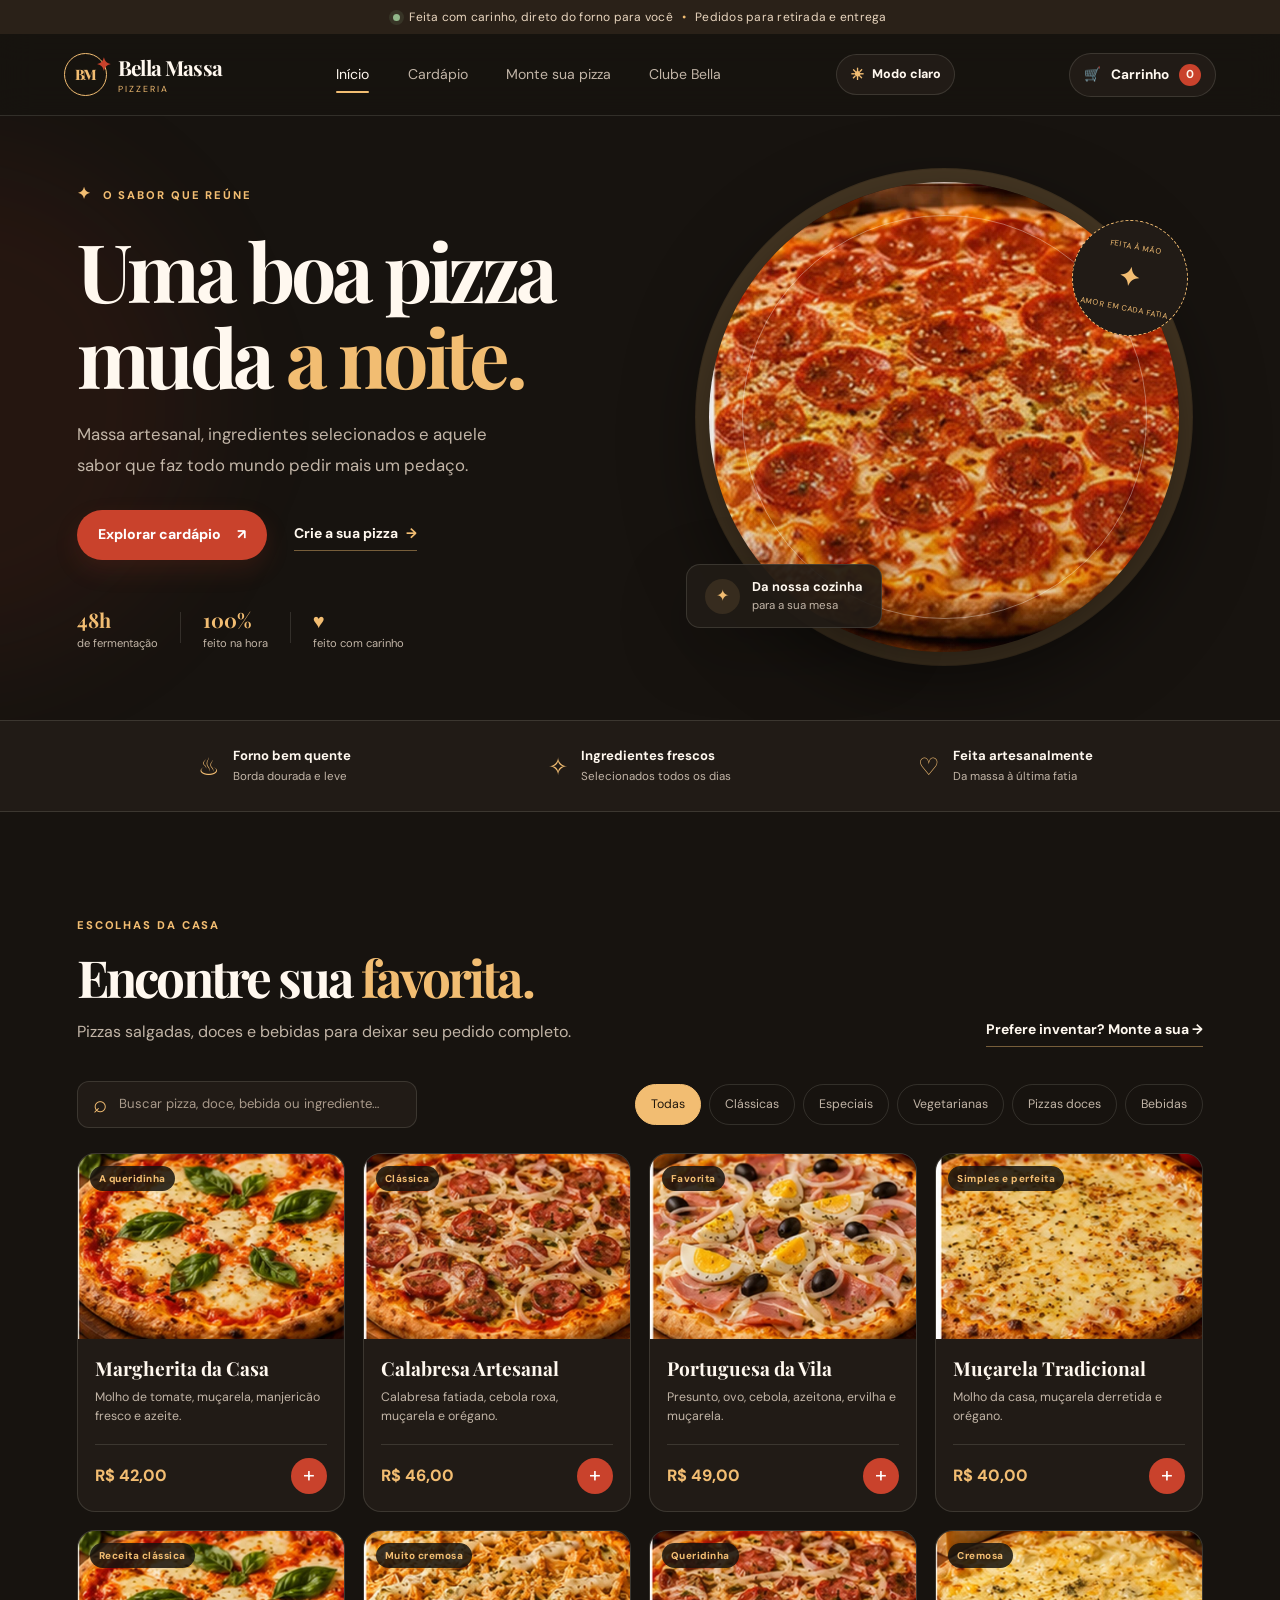
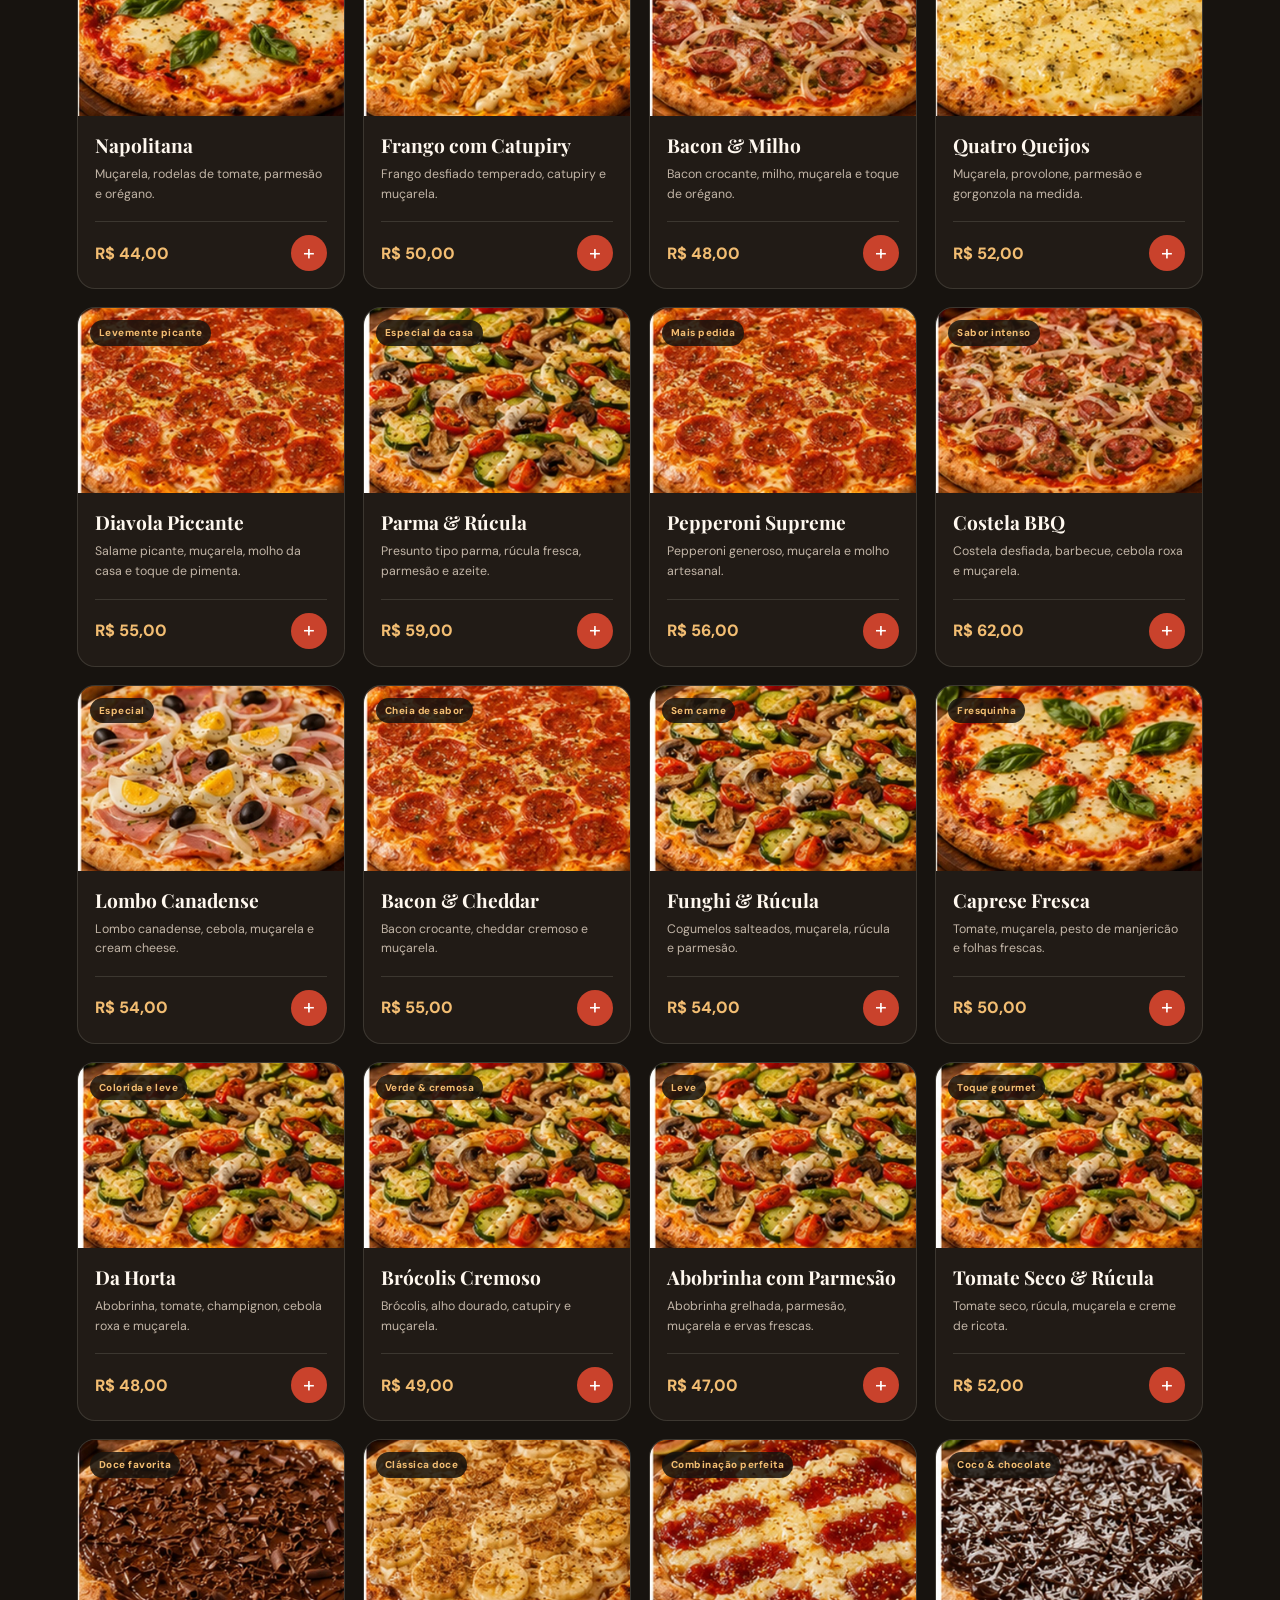
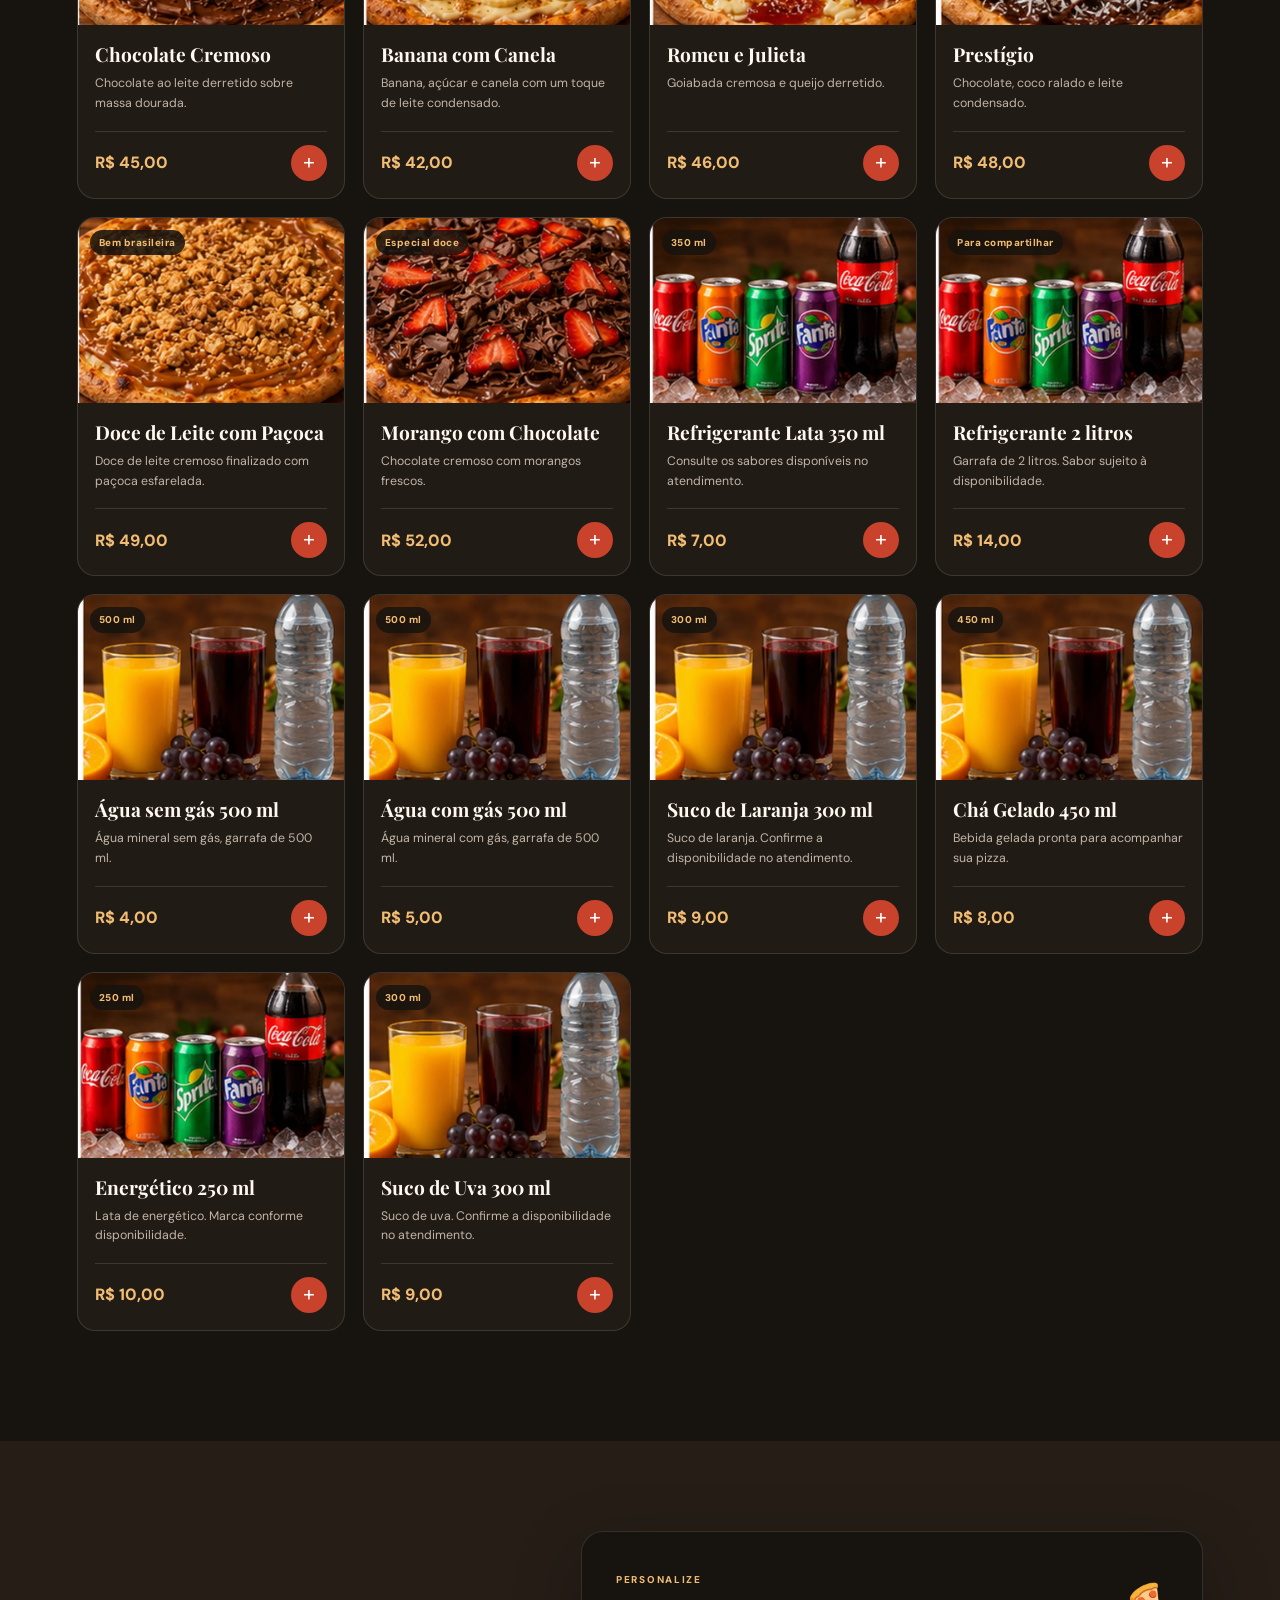
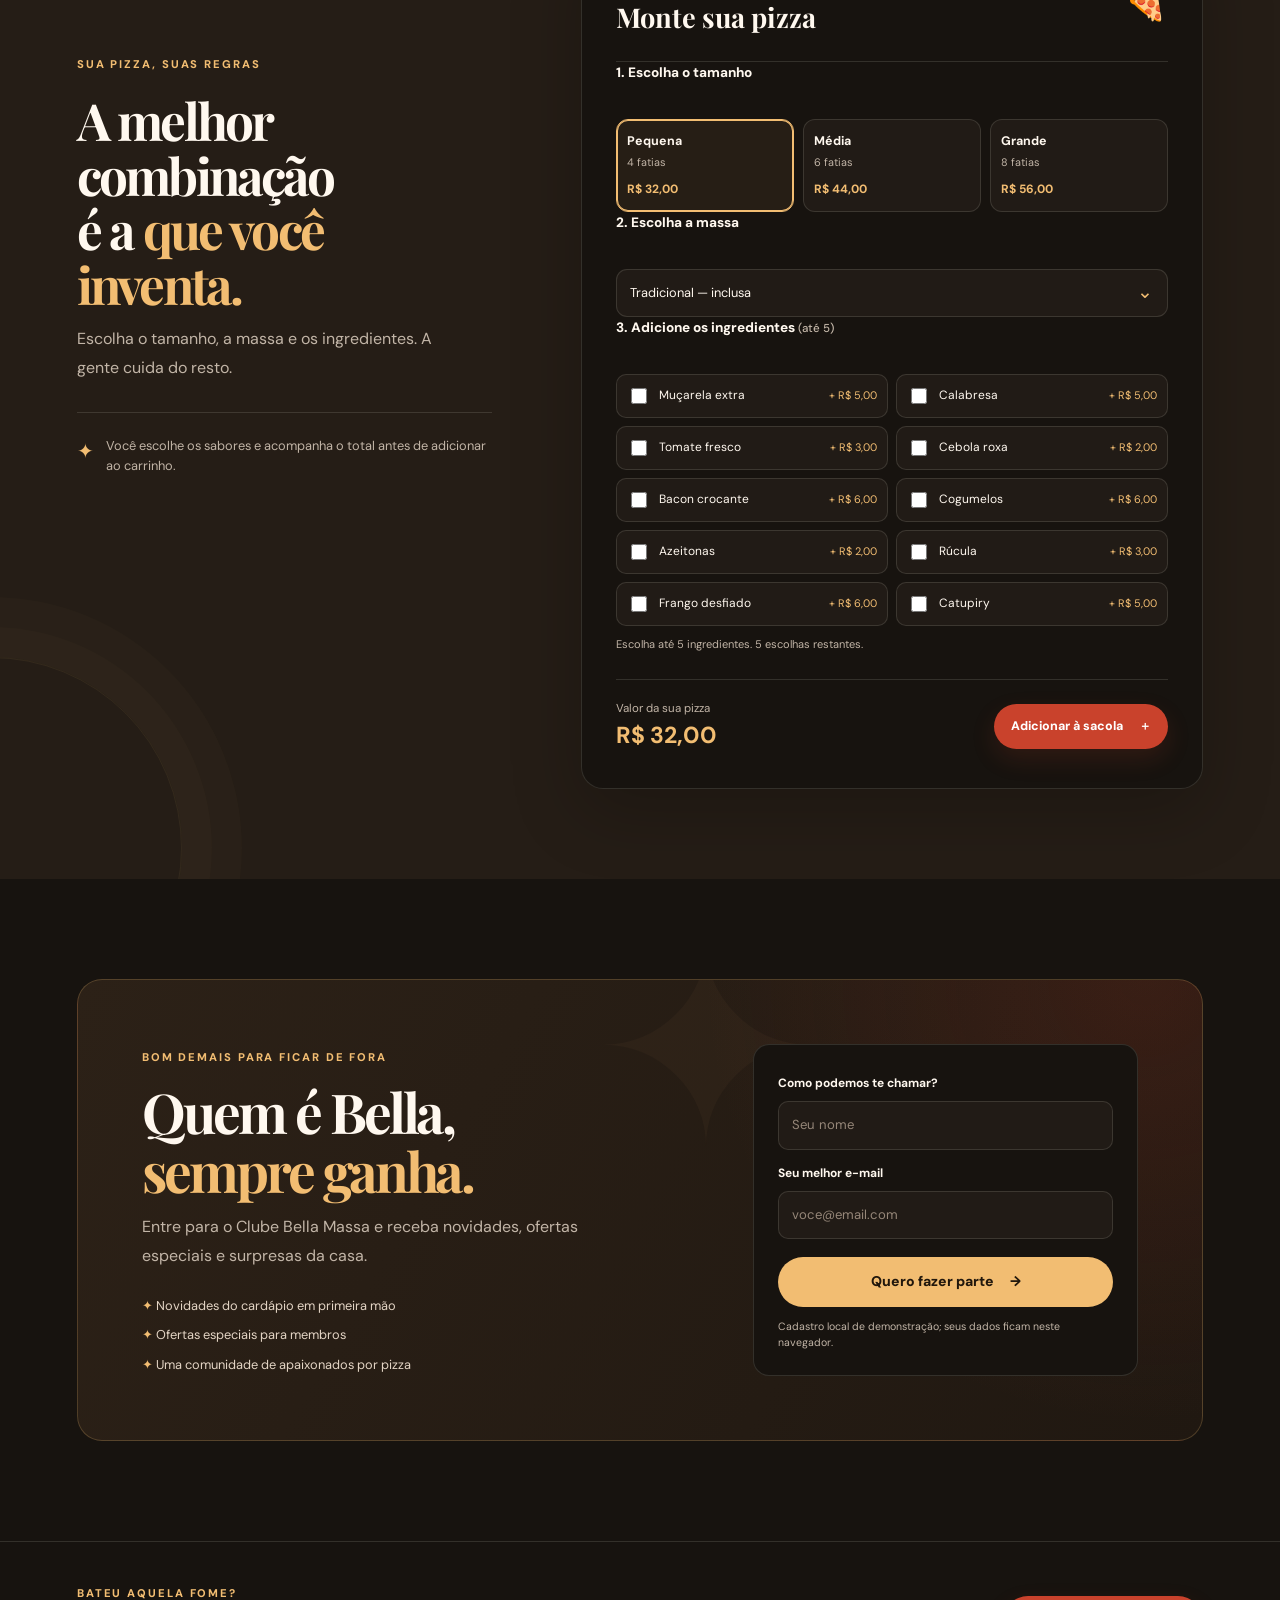
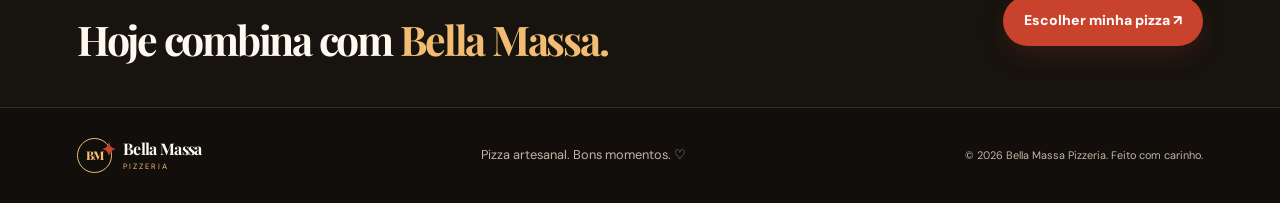
<file: index.html>
<!-- Define que este documento usa o padrão HTML5. -->
<!doctype html>
<!-- lang="pt-BR" informa ao navegador e leitores de tela que o conteúdo está em português brasileiro. -->
<html lang="pt-BR">
<head>
  <!-- A seção HEAD contém configurações e arquivos externos; não é o conteúdo principal visível da página. -->
  <!-- Permite acentos e caracteres especiais, como ç, ã e é. -->
  <meta charset="utf-8">
  <!-- Faz o layout se adaptar à largura de celulares e tablets. -->
  <meta name="viewport" content="width=device-width, initial-scale=1">
  <meta name="theme-color" content="#17130f" id="theme-color-meta">
  <meta name="description" content="Bella Massa Pizzeria — escolha sua pizza, monte a sua e acompanhe seu pedido.">
  <title>Bella Massa Pizzeria</title>
  <link rel="preconnect" href="https://fonts.googleapis.com">
  <link rel="preconnect" href="https://fonts.gstatic.com" crossorigin>
  <link href="https://fonts.googleapis.com/css2?family=DM+Sans:wght@400;500;600;700;800&family=Playfair+Display:wght@600;700;800&display=swap" rel="stylesheet">
  <!-- Carrega as regras visuais que ficam separadas no arquivo style.css. -->
  <link rel="stylesheet" href="style.css">
  <!-- Carrega as funcionalidades JavaScript. defer espera o HTML ser analisado antes de executar o script. -->
  <script src="script.js" defer></script>
</head>
<body>
  <!-- BODY contém tudo o que o visitante vê e utiliza no site. -->
  <!-- Faixa informativa no topo do site. -->
  <div class="announcement"><span class="status-dot"></span> Feita com carinho, direto do forno para você <span class="announcement-sep">•</span> <span id="delivery-status">Pedidos para retirada e entrega</span></div>
  <!-- Cabeçalho: marca, navegação, botão de tema e acesso ao carrinho. -->
  <header class="site-header">
    <a class="brand" href="#inicio" aria-label="Bella Massa, início">
      <span class="brand-mark" aria-hidden="true">BM<span>✦</span></span>
      <span class="brand-copy"><strong>Bella Massa</strong><small>P I Z Z E R I A</small></span>
    </a>
    <nav class="desktop-nav" aria-label="Navegação principal">
      <a href="#inicio" data-nav="inicio" class="nav-link active">Início</a>
      <a href="#cardapio" data-nav="cardapio" class="nav-link">Cardápio</a>
      <a href="#monte" data-nav="monte" class="nav-link">Monte sua pizza</a>
      <a href="#clube" data-nav="clube" class="nav-link">Clube Bella</a>
    </nav>
    <button class="theme-toggle" id="theme-toggle" type="button" aria-label="Ativar modo claro" title="Ativar modo claro"><span class="theme-icon" aria-hidden="true">☀</span><span class="theme-label">Modo claro</span></button>
    <button class="cart-button" id="open-cart" type="button" aria-label="Abrir carrinho"> <span aria-hidden="true">🛒</span><span class="cart-label">Carrinho</span><span class="cart-count" id="cart-count">0</span></button>
  </header>

  <!-- MAIN agrupa o conteúdo principal da página. Cada SECTION abaixo é uma área do site. -->
  <main>
    <!-- INÍCIO: apresentação da pizzaria e links para explorar o cardápio ou montar uma pizza. -->
    <section class="page-section hero" id="inicio" aria-labelledby="hero-title">
      <div class="hero-content">
        <span class="eyebrow"><span>✦</span> O sabor que reúne</span>
        <h1 id="hero-title">Uma boa pizza<br>muda <em>a noite.</em></h1>
        <p>Massa artesanal, ingredientes selecionados e aquele sabor que faz todo mundo pedir mais um pedaço.</p>
        <div class="hero-actions"><a class="button button-primary" href="#cardapio">Explorar cardápio <span aria-hidden="true">↗</span></a><a class="text-link" href="#monte">Crie a sua pizza <span aria-hidden="true">→</span></a></div>
        <div class="hero-highlights"><div><strong>48h</strong><span>de fermentação</span></div><i></i><div><strong>100%</strong><span>feito na hora</span></div><i></i><div><strong>♥</strong><span>feito com carinho</span></div></div>
      </div>
      <div class="hero-art" aria-label="Pizza artesanal recém-saída do forno" role="img"><div class="hero-image"></div><div class="round-stamp"><span>FEITA À MÃO</span><strong>✦</strong><span>AMOR EM CADA FATIA</span></div><div class="hero-caption"><span class="caption-icon">✦</span><span><strong>Da nossa cozinha</strong><small>para a sua mesa</small></span></div></div>
    </section>

    <!-- DIFERENCIAIS: destaca características da experiência da pizzaria. -->
    <section class="trust-strip" aria-label="Diferenciais"><div><span>♨</span><p><strong>Forno bem quente</strong><small>Borda dourada e leve</small></p></div><div><span>✧</span><p><strong>Ingredientes frescos</strong><small>Selecionados todos os dias</small></p></div><div><span>♡</span><p><strong>Feita artesanalmente</strong><small>Da massa à última fatia</small></p></div></section>

    <!-- CARDÁPIO: o JavaScript cria os cartões de produtos dentro de #product-grid. -->
    <!-- A busca e os botões de categoria filtram os produtos sem recarregar a página. -->
    <section class="page-section menu-section" id="cardapio" aria-labelledby="menu-title">
      <div class="section-heading"><div><span class="eyebrow">ESCOLHAS DA CASA</span><h2 id="menu-title">Encontre sua <em>favorita.</em></h2><p>Pizzas salgadas, doces e bebidas para deixar seu pedido completo.</p></div><a class="text-link desktop-only" href="#monte">Prefere inventar? Monte a sua →</a></div>
      <div class="menu-tools"><label class="search-box"><span aria-hidden="true">⌕</span><input id="menu-search" type="search" placeholder="Buscar pizza, doce, bebida ou ingrediente…" aria-label="Buscar no cardápio"></label><div class="filter-list" role="group" aria-label="Filtrar pizzas"><button class="filter-chip active" data-filter="Todas" type="button">Todas</button><button class="filter-chip" data-filter="Clássicas" type="button">Clássicas</button><button class="filter-chip" data-filter="Especiais" type="button">Especiais</button><button class="filter-chip" data-filter="Vegetarianas" type="button">Vegetarianas</button><button class="filter-chip" data-filter="Pizzas doces" type="button">Pizzas doces</button><button class="filter-chip" data-filter="Bebidas" type="button">Bebidas</button></div></div>
      <div class="product-grid" id="product-grid" aria-live="polite"></div>
      <p class="empty-state hidden" id="empty-menu">Não encontramos produtos com esse termo. Tente outra busca ou categoria.</p>
    </section>

    <!-- MONTE SUA PIZZA: formulário para escolher tamanho, massa e ingredientes. -->
    <!-- Os preços das opções ficam nos atributos data-price e são somados pelo JavaScript. -->
    <section class="custom-section" id="monte" aria-labelledby="custom-title">
      <div class="custom-copy"><span class="eyebrow">SUA PIZZA, SUAS REGRAS</span><h2 id="custom-title">A melhor combinação<br>é a <em>que você inventa.</em></h2><p>Escolha o tamanho, a massa e os ingredientes. A gente cuida do resto.</p><div class="custom-note"><span>✦</span><span>Você escolhe os sabores e acompanha o total antes de adicionar ao carrinho.</span></div></div>
      <form id="custom-form" class="custom-card">
        <div class="form-heading"><div><span class="step-label">PERSONALIZE</span><h3>Monte sua pizza</h3></div><span class="pizza-emoji" aria-hidden="true">🍕</span></div>
        <fieldset><legend>1. Escolha o tamanho</legend><div class="option-grid size-options"><label class="choice-card"><input type="radio" name="size" value="Pequena" data-price="32" checked><span><strong>Pequena</strong><small>4 fatias</small><b>R$ 32,00</b></span></label><label class="choice-card"><input type="radio" name="size" value="Média" data-price="44"><span><strong>Média</strong><small>6 fatias</small><b>R$ 44,00</b></span></label><label class="choice-card"><input type="radio" name="size" value="Grande" data-price="56"><span><strong>Grande</strong><small>8 fatias</small><b>R$ 56,00</b></span></label></div></fieldset>
        <fieldset><legend>2. Escolha a massa</legend><div class="select-wrap"><select id="dough-select" aria-label="Tipo de massa"><option value="Tradicional" data-price="0">Tradicional — inclusa</option><option value="Integral" data-price="4">Integral (+ R$ 4,00)</option><option value="Fina e crocante" data-price="2">Fina e crocante (+ R$ 2,00)</option></select><span aria-hidden="true">⌄</span></div></fieldset>
        <fieldset><legend>3. Adicione os ingredientes <small>(até 5)</small></legend><div class="ingredient-grid" id="ingredient-grid"></div><p class="helper-text" id="ingredient-help">Escolha até 5 ingredientes. Os valores aparecem ao lado de cada opção.</p></fieldset>
        <div class="custom-total"><div><small>Valor da sua pizza</small><strong id="custom-total">R$ 32,00</strong></div><button class="button button-primary" type="submit">Adicionar à sacola <span aria-hidden="true">＋</span></button></div>
      </form>
    </section>

    <!-- CLUBE BELLA: formulário de demonstração para cadastrar nome e e-mail no navegador. -->
    <section class="page-section club-section" id="clube" aria-labelledby="club-title"><div class="club-card"><div class="club-decoration" aria-hidden="true">✦</div><div class="club-copy"><span class="eyebrow">BOM DEMAIS PARA FICAR DE FORA</span><h2 id="club-title">Quem é Bella,<br><em>sempre ganha.</em></h2><p>Entre para o Clube Bella Massa e receba novidades, ofertas especiais e surpresas da casa.</p><ul><li>✦ Novidades do cardápio em primeira mão</li><li>✦ Ofertas especiais para membros</li><li>✦ Uma comunidade de apaixonados por pizza</li></ul></div><form id="club-form" class="club-form"><label for="club-name">Como podemos te chamar?</label><input id="club-name" name="name" autocomplete="name" placeholder="Seu nome" required maxlength="70"><label for="club-email">Seu melhor e-mail</label><input id="club-email" name="email" type="email" autocomplete="email" placeholder="voce@email.com" required maxlength="120"><button class="button button-light" type="submit">Quero fazer parte <span aria-hidden="true">→</span></button><p id="club-message" class="form-message" role="status">Cadastro local de demonstração; seus dados ficam neste navegador.</p></form></div></section>

    <!-- CHAMADA FINAL: leva o visitante de volta ao cardápio. -->
    <section class="page-section footer-cta"><div><span class="eyebrow">BATEU AQUELA FOME?</span><h2>Hoje combina com <em>Bella Massa.</em></h2></div><a class="button button-primary" href="#cardapio">Escolher minha pizza ↗</a></section>
  </main>

  <!-- RODAPÉ: identidade da marca e ano atualizado automaticamente pelo JavaScript. -->
  <footer class="site-footer"><a class="brand footer-brand" href="#inicio"><span class="brand-mark">BM<span>✦</span></span><span class="brand-copy"><strong>Bella Massa</strong><small>P I Z Z E R I A</small></span></a><p>Pizza artesanal. Bons momentos. ♡</p><small>© <span id="year"></span> Bella Massa Pizzeria. Feito com carinho.</small></footer>

  <!-- NAVEGAÇÃO MÓVEL: aparece em telas pequenas por meio de regras no CSS. -->
  <nav class="mobile-nav" aria-label="Navegação rápida"><a href="#inicio" data-nav="inicio" class="active"><span>⌂</span><small>Início</small></a><a href="#cardapio" data-nav="cardapio"><span>☷</span><small>Cardápio</small></a><a href="#monte" data-nav="monte"><span>✦</span><small>Monte a sua</small></a><button id="mobile-cart" type="button"><span>🛒<b id="mobile-cart-count">0</b></span><small>Sacola</small></button></nav>

  <!-- MODAL DO CARRINHO: começa escondido pela classe hidden e abre quando o visitante clica no carrinho. -->
  <div class="modal-backdrop hidden" id="cart-modal" role="dialog" aria-modal="true" aria-labelledby="cart-title"><section class="cart-drawer"><div class="drawer-heading"><div><span class="eyebrow">SEU PEDIDO</span><h2 id="cart-title">Sua sacola</h2></div><button class="icon-button" id="close-cart" type="button" aria-label="Fechar carrinho">×</button></div><div id="cart-items" class="cart-items"></div><div id="cart-empty" class="cart-empty"><span aria-hidden="true">🍕</span><h3>Sua sacola está vazia</h3><p>Escolha uma pizza, sobremesa ou bebida para começar.</p><button class="button button-primary" id="browse-menu" type="button">Ver cardápio</button></div><div class="cart-summary hidden" id="cart-summary"><div class="summary-line"><span>Subtotal</span><strong id="cart-subtotal">R$ 0,00</strong></div><div class="summary-line"><span>Entrega</span><strong id="delivery-price">Calculada no fechamento</strong></div><div class="summary-line total-line"><span>Total dos itens</span><strong id="cart-total">R$ 0,00</strong></div><label class="checkout-label" for="order-notes">Observações do pedido (opcional)</label><textarea id="order-notes" rows="2" maxlength="300" placeholder="Ex.: tirar cebola, interfone quebrado…"></textarea><button class="button button-primary checkout-button" id="checkout-button" type="button">Finalizar pedido <span aria-hidden="true">→</span></button><p class="checkout-note">Demonstração: o pedido será preparado para copiar. Nenhum pagamento é processado neste site.</p></div></section></div>
  <!-- AVISO TEMPORÁRIO: mensagens como “adicionado à sacola” aparecem aqui. -->
  <div class="toast" id="toast" role="status" aria-live="polite"></div>
</body>
</html>
</file>
<file: style.css>
/* =====================================================================
   BELLA MASSA PIZZERIA — FOLHA DE ESTILOS (CSS)
   Este arquivo controla a aparência, não as regras de negócio.
   Como usar: altere cores, tamanhos, espaçamentos e fontes aqui.
   ===================================================================== */

/* VARIÁVEIS GLOBAIS: cores e valores reutilizados em muitas partes do site.
   Ex.: --bg é a cor de fundo; --text é a cor principal dos textos;
   --red e --gold são as cores de destaque; --radius define arredondamento. */
:root{--bg:#17130f;--panel:#211b16;--panel-2:#2b231c;--text:#fff8ef;--muted:#c2b5a7;--red:#c9422c;--red-dark:#a83222;--gold:#f2bd72;--line:rgba(255,248,239,.12);--green:#94b58a;--radius:22px;--shadow:0 22px 70px rgba(0,0,0,.22)}
/* BASE GLOBAL: faz largura/altura incluir bordas e preenchimentos; ativa rolagem suave; define tipografia e foco acessível. */
*{box-sizing:border-box}html{scroll-behavior:smooth;scroll-padding-top:100px}body{margin:0;background:var(--bg);color:var(--text);font-family:'DM Sans',sans-serif;line-height:1.55}body.modal-open{overflow:hidden}button,input,select,textarea{font:inherit}button,a{-webkit-tap-highlight-color:transparent}a{color:inherit;text-decoration:none}button{cursor:pointer}button:focus-visible,a:focus-visible,input:focus-visible,select:focus-visible,textarea:focus-visible{outline:3px solid var(--gold);outline-offset:3px}.hidden{display:none!important}/* BARRA SUPERIOR: aviso curto acima do cabeçalho. */
.announcement{height:34px;display:flex;align-items:center;justify-content:center;gap:9px;background:#2a2118;color:#e9d6bf;font-size:.75rem;letter-spacing:.02em;padding:0 12px;text-align:center}.status-dot{width:7px;height:7px;background:#91b88a;border-radius:50%;box-shadow:0 0 0 4px #91b88a20}.announcement-sep{color:var(--gold)}/* CABEÇALHO: mantém a marca e os controles alinhados e visíveis ao rolar. */
.site-header{height:82px;padding:0 max(5vw,22px);display:flex;align-items:center;justify-content:space-between;gap:30px;border-bottom:1px solid var(--line);background:#17130ff2;backdrop-filter:blur(16px);position:sticky;top:0;z-index:20}.brand{display:flex;align-items:center;gap:11px;flex-shrink:0}.brand-mark{width:43px;height:43px;border:1px solid var(--gold);border-radius:50%;display:grid;place-items:center;position:relative;color:var(--gold);font-family:'Playfair Display',serif;font-weight:800;font-size:.9rem;letter-spacing:-.08em}.brand-mark>span{position:absolute;right:-4px;top:-4px;color:var(--red);font-size:1.1rem}.brand-copy{display:flex;flex-direction:column;line-height:1.2}.brand-copy strong{font-family:'Playfair Display',serif;font-size:1.3rem;letter-spacing:-.04em}.brand-copy small{color:var(--gold);font-size:.55rem;margin-top:4px}.desktop-nav{display:flex;align-items:center;gap:clamp(18px,3vw,42px)}.nav-link{font-size:.88rem;color:var(--muted);padding:10px 0;position:relative;transition:color .2s}.nav-link:hover,.nav-link.active{color:var(--text)}.nav-link.active:after{content:"";height:2px;position:absolute;bottom:2px;left:0;right:0;background:var(--gold);border-radius:5px}.cart-button{display:flex;align-items:center;gap:10px;border:1px solid var(--line);background:var(--panel);color:var(--text);padding:10px 14px;border-radius:999px;font-size:.85rem;font-weight:700}.cart-count{display:grid;place-items:center;min-width:22px;height:22px;border-radius:50%;background:var(--red);font-size:.72rem;padding:0 5px}.page-section{padding-left:max(6vw,24px);padding-right:max(6vw,24px)}/* SEÇÃO INICIAL: organização da chamada principal e imagem decorativa. */
.hero{min-height:580px;display:grid;grid-template-columns:1fr .95fr;align-items:center;gap:5vw;padding-top:66px;padding-bottom:68px;overflow:hidden;position:relative}.hero:before{content:"";position:absolute;width:500px;height:500px;left:-300px;top:40px;border-radius:50%;background:#b43d2418;filter:blur(60px);pointer-events:none}.hero-content{position:relative;z-index:1;max-width:590px}.eyebrow{font-size:.7rem;letter-spacing:.17em;font-weight:800;color:var(--gold);text-transform:uppercase}.eyebrow>span{font-size:1rem;margin-right:6px}.hero h1,.section-heading h2,.custom-copy h2,.club-copy h2,.footer-cta h2{font-family:'Playfair Display',serif;letter-spacing:-.055em;line-height:1.07;font-size:clamp(3.3rem,6.3vw,5.6rem);font-weight:700;margin:20px 0}.hero h1 em,.section-heading h2 em,.custom-copy h2 em,.club-copy h2 em,.footer-cta h2 em{font-style:normal;color:var(--gold)}.hero-content>p{max-width:450px;color:var(--muted);font-size:1.05rem;line-height:1.8}.hero-actions{display:flex;align-items:center;gap:27px;margin-top:30px}.button{border:0;border-radius:999px;padding:14px 21px;display:inline-flex;align-items:center;justify-content:center;gap:16px;font-size:.88rem;font-weight:800;transition:transform .18s,background .18s,box-shadow .18s}.button:hover{transform:translateY(-2px)}.button-primary{background:var(--red);color:white;box-shadow:0 10px 25px #c9422c25}.button-primary:hover{background:var(--red-dark);box-shadow:0 14px 28px #c9422c38}.text-link{font-size:.87rem;font-weight:700;color:var(--text);border-bottom:1px solid #f2bd7270;padding:5px 0}.text-link span{color:var(--gold);margin-left:5px}.hero-highlights{display:flex;align-items:center;gap:22px;margin-top:44px}.hero-highlights div{display:flex;flex-direction:column}.hero-highlights strong{font-family:'Playfair Display',serif;font-size:1.25rem;color:var(--gold)}.hero-highlights span{font-size:.7rem;color:var(--muted)}.hero-highlights i{width:1px;height:31px;background:var(--line)}.hero-art{position:relative;min-height:440px;display:grid;place-items:center}.hero-image{width:min(38vw,470px);aspect-ratio:1;border-radius:50%;background-image:linear-gradient(0deg,#17130f25,#17130f00),url('assets/produtos/pepperoni.webp');background-size:cover;background-position:center;box-shadow:0 25px 80px #0008,0 0 0 13px #f2bd720b,0 0 0 14px #f2bd722e;position:relative}.hero-image:after{content:"";position:absolute;inset:7%;border:1px solid #fff5;border-radius:50%}.round-stamp{position:absolute;right:3%;top:8%;width:116px;height:116px;border-radius:50%;border:1px dashed var(--gold);background:#211b16;display:flex;flex-direction:column;align-items:center;justify-content:center;gap:5px;transform:rotate(11deg);color:var(--gold);font-size:.48rem;letter-spacing:.1em;text-align:center}.round-stamp strong{font-size:1.6rem}.hero-caption{position:absolute;left:0;bottom:24px;display:flex;align-items:center;gap:12px;padding:12px 18px;border:1px solid var(--line);background:#211b16ed;border-radius:14px;box-shadow:var(--shadow)}.caption-icon{width:35px;height:35px;display:grid;place-items:center;border-radius:50%;background:#f2bd721c;color:var(--gold)}.hero-caption span:last-child{display:flex;flex-direction:column}.hero-caption strong{font-size:.8rem}.hero-caption small{color:var(--muted);font-size:.72rem}/* DIFERENCIAIS: faixa com os pontos fortes da pizzaria. */
.trust-strip{display:grid;grid-template-columns:repeat(3,1fr);gap:20px;padding:25px max(8vw,24px);background:#211b16;border-top:1px solid var(--line);border-bottom:1px solid var(--line)}.trust-strip>div{display:flex;justify-content:center;align-items:center;gap:13px}.trust-strip>div>span{font-size:1.5rem;color:var(--gold)}.trust-strip p{display:flex;flex-direction:column;margin:0}.trust-strip strong{font-size:.82rem}.trust-strip small{font-size:.72rem;color:var(--muted);margin-top:2px}/* CARDÁPIO: título, busca, filtros e grade de produtos. */
.menu-section{padding-top:100px;padding-bottom:110px}.section-heading{display:flex;justify-content:space-between;align-items:flex-end;gap:20px}.section-heading h2,.custom-copy h2,.club-copy h2,.footer-cta h2{font-size:clamp(2.5rem,4vw,3.8rem);margin:13px 0}.section-heading p,.custom-copy>p,.club-copy>p{color:var(--muted);margin:0;line-height:1.8}.menu-tools{display:flex;align-items:center;justify-content:space-between;gap:20px;margin:34px 0 25px}.search-box{display:flex;align-items:center;gap:10px;min-width:240px;max-width:340px;flex:1;padding:0 15px;height:47px;background:var(--panel);border:1px solid var(--line);border-radius:12px;color:var(--gold)}.search-box>span{font-size:1.5rem}.search-box input{width:100%;border:0;outline:none;background:transparent;color:var(--text);font-size:.82rem}.search-box input::placeholder{color:#a99a8b}.filter-list{display:flex;flex-wrap:wrap;gap:8px}.filter-chip{border:1px solid var(--line);border-radius:999px;background:transparent;color:var(--muted);font-size:.77rem;padding:10px 15px}.filter-chip.active,.filter-chip:hover{background:var(--gold);border-color:var(--gold);color:#21170c}/* GRADE DE PRODUTOS: CSS Grid organiza os cartões em colunas. */
.product-grid{display:grid;grid-template-columns:repeat(4,minmax(0,1fr));gap:18px}.product-card{overflow:hidden;border:1px solid var(--line);border-radius:18px;background:var(--panel);display:flex;flex-direction:column;min-width:0;transition:transform .2s,border-color .2s}.product-card:hover{transform:translateY(-4px);border-color:#f2bd7266}.product-photo{height:185px;position:relative;background:#35281d;overflow:hidden}.product-photo img{width:100%;height:100%;object-fit:cover;display:block;transition:transform .4s}.product-card:hover .product-photo img{transform:scale(1.05)}.product-tag{position:absolute;top:12px;left:12px;padding:5px 9px;border-radius:999px;background:#17130fd9;color:var(--gold);font-size:.62rem;font-weight:800;letter-spacing:.05em}.product-info{padding:17px;display:flex;flex-direction:column;flex:1}.product-info h3{font-family:'Playfair Display',serif;font-size:1.2rem;line-height:1.25;margin:0 0 8px}.product-info p{font-size:.77rem;line-height:1.6;color:var(--muted);margin:0 0 17px;flex:1}.product-bottom{display:flex;align-items:center;justify-content:space-between;gap:8px;padding-top:13px;border-top:1px solid var(--line)}.product-price{font-size:1.02rem;font-weight:800;color:var(--gold)}.add-button{width:36px;height:36px;display:grid;place-items:center;border:0;border-radius:50%;background:var(--red);color:white;font-size:1.35rem;transition:transform .15s,background .15s}.add-button:hover{transform:scale(1.08);background:var(--red-dark)}.empty-state{text-align:center;color:var(--muted);padding:35px}/* MONTE SUA PIZZA: divide a explicação e o formulário em colunas em telas grandes. */
.custom-section{padding:90px max(6vw,24px);background:#251d16;display:grid;grid-template-columns:.8fr 1.2fr;gap:7vw;align-items:start;position:relative;overflow:hidden}.custom-section:before{content:"";position:absolute;width:380px;height:380px;border:1px solid #f2bd7212;border-radius:50%;left:-200px;bottom:-160px;box-shadow:0 0 0 30px #f2bd7205,0 0 0 60px #f2bd7205;pointer-events:none}.custom-copy{position:sticky;top:120px;max-width:440px}.custom-copy h2{margin-top:17px}.custom-copy>p{max-width:390px}.custom-note{display:flex;gap:12px;align-items:flex-start;margin-top:30px;padding-top:23px;border-top:1px solid var(--line);color:var(--muted);font-size:.8rem}.custom-note span:first-child{color:var(--gold);font-size:1.25rem}.custom-card{position:relative;background:var(--bg);border:1px solid var(--line);border-radius:22px;padding:clamp(20px,3vw,34px);box-shadow:var(--shadow)}.form-heading{display:flex;justify-content:space-between;align-items:center;padding-bottom:23px;border-bottom:1px solid var(--line)}.step-label{color:var(--gold);font-size:.62rem;font-weight:800;letter-spacing:.17em}.form-heading h3{font-family:'Playfair Display',serif;font-size:1.7rem;margin:5px 0 0}.pizza-emoji{font-size:2.2rem}.custom-card fieldset{border:0;padding:23px 0 0;margin:0}.custom-card legend{font-size:.85rem;font-weight:800;padding:0 0 13px}.custom-card legend small{font-size:.72rem;color:var(--muted);font-weight:500}.option-grid{display:grid;grid-template-columns:repeat(3,1fr);gap:9px}.choice-card{position:relative;cursor:pointer}.choice-card input{position:absolute;opacity:0;pointer-events:none}.choice-card>span{display:flex;flex-direction:column;gap:3px;border:1px solid var(--line);border-radius:12px;padding:12px 10px;background:var(--panel);height:100%;transition:border-color .2s,background .2s}.choice-card input:checked+span{border-color:var(--gold);background:#f2bd7210;box-shadow:inset 0 0 0 1px var(--gold)}.choice-card strong{font-size:.78rem}.choice-card small{font-size:.68rem;color:var(--muted)}.choice-card b{font-size:.75rem;color:var(--gold);margin-top:6px}.select-wrap{position:relative}.select-wrap select{width:100%;appearance:none;border:1px solid var(--line);border-radius:11px;background:var(--panel);color:var(--text);padding:13px 40px 13px 13px;font-size:.8rem}.select-wrap>span{position:absolute;right:15px;top:8px;color:var(--gold);font-size:1.2rem;pointer-events:none}.ingredient-grid{display:grid;grid-template-columns:repeat(2,1fr);gap:8px}.ingredient-choice{display:flex;align-items:center;gap:9px;border:1px solid var(--line);border-radius:10px;background:var(--panel);padding:10px;font-size:.75rem;cursor:pointer}.ingredient-choice input{accent-color:var(--red);width:16px;height:16px;flex-shrink:0}.ingredient-choice span{flex:1}.ingredient-choice small{font-size:.68rem;color:var(--gold);white-space:nowrap}.helper-text{font-size:.69rem;color:var(--muted);margin:10px 0 0}.custom-total{display:flex;justify-content:space-between;align-items:center;gap:15px;margin-top:26px;padding-top:20px;border-top:1px solid var(--line)}.custom-total>div{display:flex;flex-direction:column}.custom-total small{font-size:.72rem;color:var(--muted)}.custom-total strong{font-size:1.45rem;color:var(--gold)}.custom-total .button{padding:13px 17px;font-size:.78rem}/* CLUBE BELLA: área de divulgação e formulário de cadastro. */
.club-section{padding-top:100px;padding-bottom:100px}.club-card{position:relative;overflow:hidden;display:grid;grid-template-columns:1fr .72fr;gap:6vw;align-items:center;padding:clamp(28px,5vw,65px);border:1px solid #f2bd7238;border-radius:25px;background:radial-gradient(circle at 95% 0%,#a832222b,transparent 38%),linear-gradient(120deg,#2c2117,#201811)}.club-decoration{position:absolute;right:34%;top:-65px;font-size:17rem;line-height:1;color:#f2bd7208;pointer-events:none}.club-copy{position:relative}.club-copy h2{font-size:clamp(2.6rem,4.3vw,4rem)}.club-copy>p{max-width:470px}.club-copy ul{list-style:none;padding:0;margin:25px 0 0;display:grid;gap:10px;color:#e4d5c5;font-size:.8rem}.club-copy li:first-letter{color:var(--gold)}.club-form{position:relative;padding:24px;background:#17130f;border:1px solid var(--line);border-radius:16px;display:flex;flex-direction:column;gap:9px}.club-form label{font-size:.75rem;font-weight:700;margin-top:5px}.club-form input,.cart-summary textarea{border:1px solid var(--line);background:var(--panel);border-radius:10px;padding:13px;color:var(--text);width:100%;font-size:.82rem}.club-form input::placeholder,.cart-summary textarea::placeholder{color:#968779}.button-light{background:var(--gold);color:#21170c;margin-top:9px}.button-light:hover{background:#ffd18e}.form-message{font-size:.66rem;color:var(--muted);line-height:1.5;margin:3px 0 0}.footer-cta{display:flex;align-items:center;justify-content:space-between;gap:20px;padding-top:38px;padding-bottom:45px;border-top:1px solid var(--line)}.footer-cta h2{font-size:clamp(1.9rem,3.2vw,3rem);margin-bottom:0}/* RODAPÉ: informações finais da marca. */
.site-footer{display:flex;align-items:center;justify-content:space-between;gap:18px;padding:25px max(6vw,24px);border-top:1px solid var(--line);background:#110e0b}.site-footer>p{font-size:.8rem;color:var(--muted)}.site-footer>small{font-size:.68rem;color:var(--muted)}.footer-brand .brand-mark{width:35px;height:35px;font-size:.75rem}.footer-brand .brand-copy strong{font-size:1rem}.footer-brand .brand-copy small{font-size:.48rem}/* NAVEGAÇÃO DE CELULAR: controles fixos no rodapé em telas pequenas. */
.mobile-nav{display:none}/* CAMADA ESCURA E PAINEL DO CARRINHO: cobre a página quando o carrinho abre. */
.modal-backdrop{position:fixed;inset:0;z-index:50;background:#0009;backdrop-filter:blur(5px);display:flex;justify-content:flex-end}.cart-drawer{height:100%;width:min(480px,100%);background:var(--bg);border-left:1px solid var(--line);display:flex;flex-direction:column;padding:25px;overflow-y:auto;animation:drawer-in .22s ease-out}.drawer-heading{display:flex;justify-content:space-between;align-items:center;padding-bottom:20px;border-bottom:1px solid var(--line)}.drawer-heading h2{font-family:'Playfair Display',serif;font-size:2rem;margin:5px 0 0}.icon-button{width:40px;height:40px;border:1px solid var(--line);border-radius:50%;background:var(--panel);color:var(--text);font-size:1.7rem}.cart-items{display:flex;flex-direction:column;gap:12px;padding:18px 0}.cart-item{display:grid;grid-template-columns:1fr auto;gap:12px;padding:14px 0;border-bottom:1px solid var(--line)}.cart-item h3{font-size:.88rem;margin:0 0 4px}.cart-item p{font-size:.7rem;color:var(--muted);margin:0 0 8px;line-height:1.5}.cart-item-price{color:var(--gold);font-size:.82rem;font-weight:800}.cart-item-controls{display:flex;align-items:center;gap:9px;margin-top:10px}.quantity-button{width:27px;height:27px;border:1px solid var(--line);border-radius:50%;background:var(--panel);color:var(--text)}.quantity-value{font-size:.78rem;min-width:12px;text-align:center}.remove-button{border:0;background:none;color:#d88b7f;font-size:.7rem;margin-left:7px;text-decoration:underline}.cart-empty{flex:1;display:flex;flex-direction:column;justify-content:center;align-items:center;text-align:center;min-height:260px}.cart-empty>span{font-size:3rem}.cart-empty h3{font-family:'Playfair Display',serif;font-size:1.4rem;margin:15px 0 5px}.cart-empty p{font-size:.82rem;color:var(--muted);margin:0 0 20px}.cart-summary{border-top:1px solid var(--line);padding-top:20px;margin-top:auto}.summary-line{display:flex;justify-content:space-between;gap:20px;font-size:.82rem;margin:10px 0;color:var(--muted)}.summary-line strong{color:var(--text)}.total-line{font-size:1rem;padding-top:13px;border-top:1px solid var(--line);color:var(--text)}.total-line strong{font-size:1.2rem;color:var(--gold)}.checkout-label{display:block;font-size:.75rem;font-weight:700;margin:20px 0 8px}.cart-summary textarea{resize:vertical}.checkout-button{width:100%;margin-top:16px}.checkout-note{font-size:.67rem;line-height:1.5;color:var(--muted);text-align:center}.toast{position:fixed;left:50%;bottom:28px;transform:translate(-50%,20px);opacity:0;pointer-events:none;z-index:80;background:#f8ebd7;color:#21170c;padding:12px 18px;border-radius:999px;font-size:.82rem;font-weight:800;box-shadow:var(--shadow);transition:opacity .2s,transform .2s;max-width:calc(100% - 30px);text-align:center}.toast.show{opacity:1;transform:translate(-50%,0)}@keyframes drawer-in{from{transform:translateX(25px);opacity:.7}to{transform:translateX(0);opacity:1}}
/* RESPONSIVIDADE — TABLETS E JANELAS MÉDIAS: ajusta colunas e espaçamentos. */
@media(max-width:1050px){.desktop-nav{gap:17px}.nav-link{font-size:.8rem}.hero{gap:2vw}.hero-image{width:min(42vw,430px)}.product-grid{grid-template-columns:repeat(2,minmax(0,1fr))}.product-photo{height:220px}.custom-section{gap:4vw}.club-card{gap:4vw}}
/* RESPONSIVIDADE — CELULARES: reduz fontes e espaços, esconde menu desktop e mostra navegação móvel. */
@media(max-width:720px){html{scroll-padding-top:75px}.announcement{font-size:.65rem;height:auto;min-height:32px;padding:6px 10px;flex-wrap:wrap;gap:6px}.site-header{height:68px;padding:0 18px}.brand-mark{width:38px;height:38px}.brand-copy strong{font-size:1.1rem}.desktop-nav{display:none}.cart-button{padding:8px 10px;gap:7px}.cart-label{display:none}.page-section{padding-left:20px;padding-right:20px}.hero{grid-template-columns:1fr;padding-top:48px;padding-bottom:43px;gap:16px}.hero h1{font-size:clamp(3.2rem,14vw,4.8rem);margin:16px 0}.hero-content>p{font-size:.93rem}.hero-actions{gap:19px;flex-wrap:wrap;margin-top:24px}.button{padding:13px 17px;font-size:.8rem}.hero-highlights{gap:13px;margin-top:30px}.hero-highlights strong{font-size:1.1rem}.hero-highlights span{font-size:.62rem}.hero-art{min-height:300px;margin:0 5px}.hero-image{width:min(74vw,350px)}.round-stamp{right:0;top:2%;width:88px;height:88px;font-size:.4rem}.round-stamp strong{font-size:1.2rem}.hero-caption{left:0;bottom:0;padding:9px 12px}.trust-strip{padding:18px 20px;gap:8px}.trust-strip>div{flex-direction:column;text-align:center;gap:5px}.trust-strip>div>span{font-size:1.25rem}.trust-strip strong{font-size:.68rem}.trust-strip small{font-size:.62rem}.menu-section{padding-top:67px;padding-bottom:70px}.section-heading{align-items:flex-start}.section-heading h2,.custom-copy h2,.club-copy h2{font-size:clamp(2.4rem,10vw,3.2rem)}.section-heading p{font-size:.82rem}.desktop-only{display:none}.menu-tools{flex-direction:column;align-items:stretch;gap:13px;margin:25px 0 18px}.search-box{max-width:none}.filter-list{flex-wrap:nowrap;overflow-x:auto;padding-bottom:4px}.filter-chip{white-space:nowrap}.product-grid{grid-template-columns:repeat(2,minmax(0,1fr));gap:11px}.product-photo{height:clamp(120px,38vw,190px)}.product-info{padding:12px}.product-info h3{font-size:1rem}.product-info p{font-size:.7rem;margin-bottom:12px}.product-price{font-size:.9rem}.product-tag{font-size:.55rem;top:8px;left:8px}.add-button{width:32px;height:32px}.custom-section{grid-template-columns:1fr;padding:64px 20px;gap:28px}.custom-copy{position:static}.custom-copy>p{font-size:.85rem}.custom-note{margin-top:20px;padding-top:17px}.custom-card{padding:19px 15px}.form-heading h3{font-size:1.5rem}.choice-card>span{padding:10px 7px}.choice-card strong{font-size:.7rem}.choice-card small,.choice-card b{font-size:.63rem}.ingredient-grid{gap:7px}.ingredient-choice{padding:9px 7px;font-size:.68rem;gap:6px}.ingredient-choice small{font-size:.61rem}.custom-total{align-items:flex-start;flex-direction:column}.custom-total .button{width:100%}.club-section{padding-top:65px;padding-bottom:65px}.club-card{grid-template-columns:1fr;padding:27px 20px;gap:25px}.club-decoration{right:-20px;top:-30px;font-size:10rem}.club-copy h2{font-size:3rem}.club-copy>p{font-size:.85rem}.club-copy ul{font-size:.75rem}.club-form{padding:18px}.footer-cta{padding-top:27px;padding-bottom:30px;align-items:flex-start;flex-direction:column}.footer-cta h2{font-size:2rem}.site-footer{padding:23px 20px 88px;flex-wrap:wrap}.site-footer>p{order:3;width:100%;margin:0}.site-footer>small{font-size:.6rem;text-align:right;max-width:45%}.mobile-nav{display:flex;position:fixed;z-index:30;bottom:0;left:0;right:0;padding:8px 8px calc(8px + env(safe-area-inset-bottom));background:#17130ff5;border-top:1px solid var(--line);backdrop-filter:blur(15px);justify-content:space-around}.mobile-nav a,.mobile-nav button{display:flex;flex:1;align-items:center;justify-content:center;gap:2px;flex-direction:column;border:0;background:none;color:var(--muted);font-size:1.2rem;min-height:45px}.mobile-nav a.active{color:var(--gold)}.mobile-nav small{font-size:.61rem;font-weight:700}.mobile-nav button{position:relative}.mobile-nav button b{position:absolute;font-size:.55rem;top:-4px;right:-8px;background:var(--red);color:#fff;border-radius:999px;min-width:15px;padding:1px 3px}.cart-drawer{padding:20px 18px}.toast{bottom:83px;font-size:.75rem}}
/* CELULARES MUITO ESTREITOS: pequenos ajustes para evitar conteúdo apertado. */
@media(max-width:380px){.hero-actions .text-link{font-size:.78rem}.hero-highlights{gap:9px}.hero-highlights span{font-size:.56rem}.product-grid{gap:8px}.product-info{padding:10px}.product-info h3{font-size:.9rem}.product-info p{font-size:.65rem}.product-price{font-size:.82rem}.ingredient-choice{font-size:.62rem}.ingredient-choice small{font-size:.57rem}}
/* ACESSIBILIDADE: reduz animações para pessoas que configuraram essa preferência no dispositivo. */
@media(prefers-reduced-motion:reduce){*,*::before,*::after{scroll-behavior:auto!important;animation-duration:.01ms!important;animation-iteration-count:1!important;transition-duration:.01ms!important}}


/* MODO CLARO: o atributo data-theme="light" no elemento HTML troca variáveis e fundos.
   As regras sem esse atributo compõem o tema escuro padrão. */
/* Alternância de tema: modo claro */
.theme-toggle{display:inline-flex;align-items:center;justify-content:center;gap:8px;flex-shrink:0;border:1px solid var(--line);border-radius:999px;padding:10px 13px;background:var(--panel);color:var(--text);font-size:.78rem;font-weight:800;white-space:nowrap;transition:background .2s,border-color .2s}
.theme-toggle:hover{border-color:var(--gold)}
.theme-icon{font-size:1rem;color:var(--gold);line-height:1}
html[data-theme="light"]{color-scheme:light;--bg:#fffaf4;--panel:#ffffff;--panel-2:#f6eee4;--text:#2b2118;--muted:#75685d;--line:rgba(65,43,27,.15);--shadow:0 22px 70px rgba(65,43,27,.12)}
html[data-theme="light"] body{background:var(--bg);color:var(--text)}
html[data-theme="light"] .announcement{background:#f4e7d6;color:#594331}
html[data-theme="light"] .site-header{background:rgba(255,250,244,.94)}
html[data-theme="light"] .trust-strip{background:#f4eadc}
html[data-theme="light"] .hero-image{background-image:linear-gradient(0deg,#fffaf410,#fffaf400),url('assets/produtos/pepperoni.webp')}
html[data-theme="light"] .round-stamp{background:#fffaf4;color:#8b5a20}
html[data-theme="light"] .hero-caption{background:#fffaf4ed}
html[data-theme="light"] .custom-section{background:#f3e8d9}
html[data-theme="light"] .custom-card{background:#fffdf9;border-color:rgba(65,43,27,.15)}
html[data-theme="light"] .choice-card{background:#fffaf4;border-color:var(--line)}
html[data-theme="light"] .choice-card:has(input:checked){background:#fff1d9;border-color:#d9a44d}
html[data-theme="light"] .ingredient-choice{background:#fffaf4;border-color:var(--line)}
html[data-theme="light"] .ingredient-choice:has(input:checked){background:#fff1d9;border-color:#d9a44d}
html[data-theme="light"] .product-photo{background:#eee0cf}
html[data-theme="light"] .product-tag{background:#fffaf4ed;color:#7d4a16}
html[data-theme="light"] .club-card{background:radial-gradient(circle at 95% 0%,#a8322210,transparent 38%),linear-gradient(120deg,#fff1df,#f8e9d7);border-color:#e3c89f}
html[data-theme="light"] .club-copy ul{color:#594331}
html[data-theme="light"] .club-form{background:#fffaf4;border-color:var(--line)}
html[data-theme="light"] .site-footer{background:#f0e4d5}
html[data-theme="light"] .mobile-nav{background:rgba(255,250,244,.96)}
html[data-theme="light"] .cart-drawer{background:var(--bg)}
html[data-theme="light"] .search-box input::placeholder,html[data-theme="light"] .club-form input::placeholder,html[data-theme="light"] .cart-summary textarea::placeholder{color:#958476}
html[data-theme="light"] .filter-chip.active,html[data-theme="light"] .filter-chip:hover{color:#392714}
html[data-theme="light"] .toast{background:#2b2118;color:#fff8ef}
@media(max-width:720px){.site-header{gap:8px}.theme-toggle{padding:9px 10px;gap:5px;font-size:.7rem}.theme-label{display:none}.theme-icon{font-size:1.1rem}.cart-button{padding:8px 9px}}
</file>
